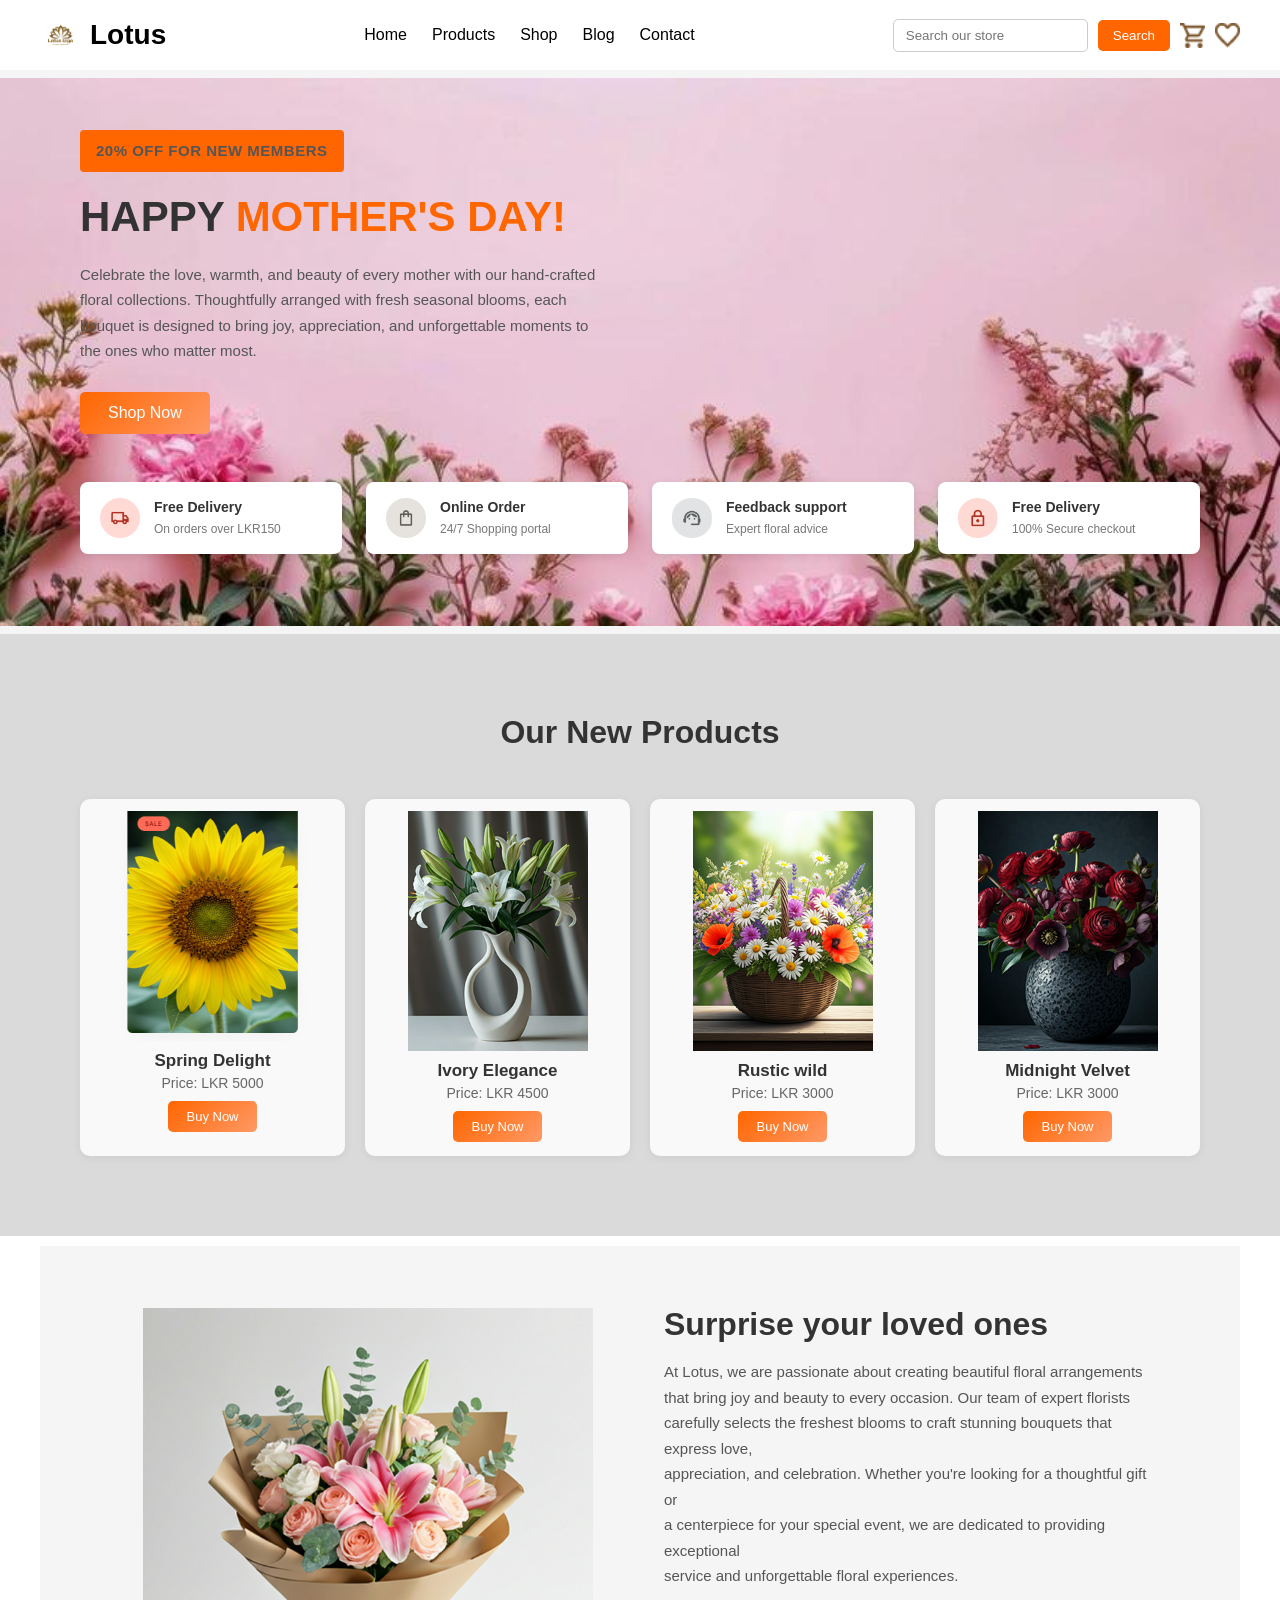
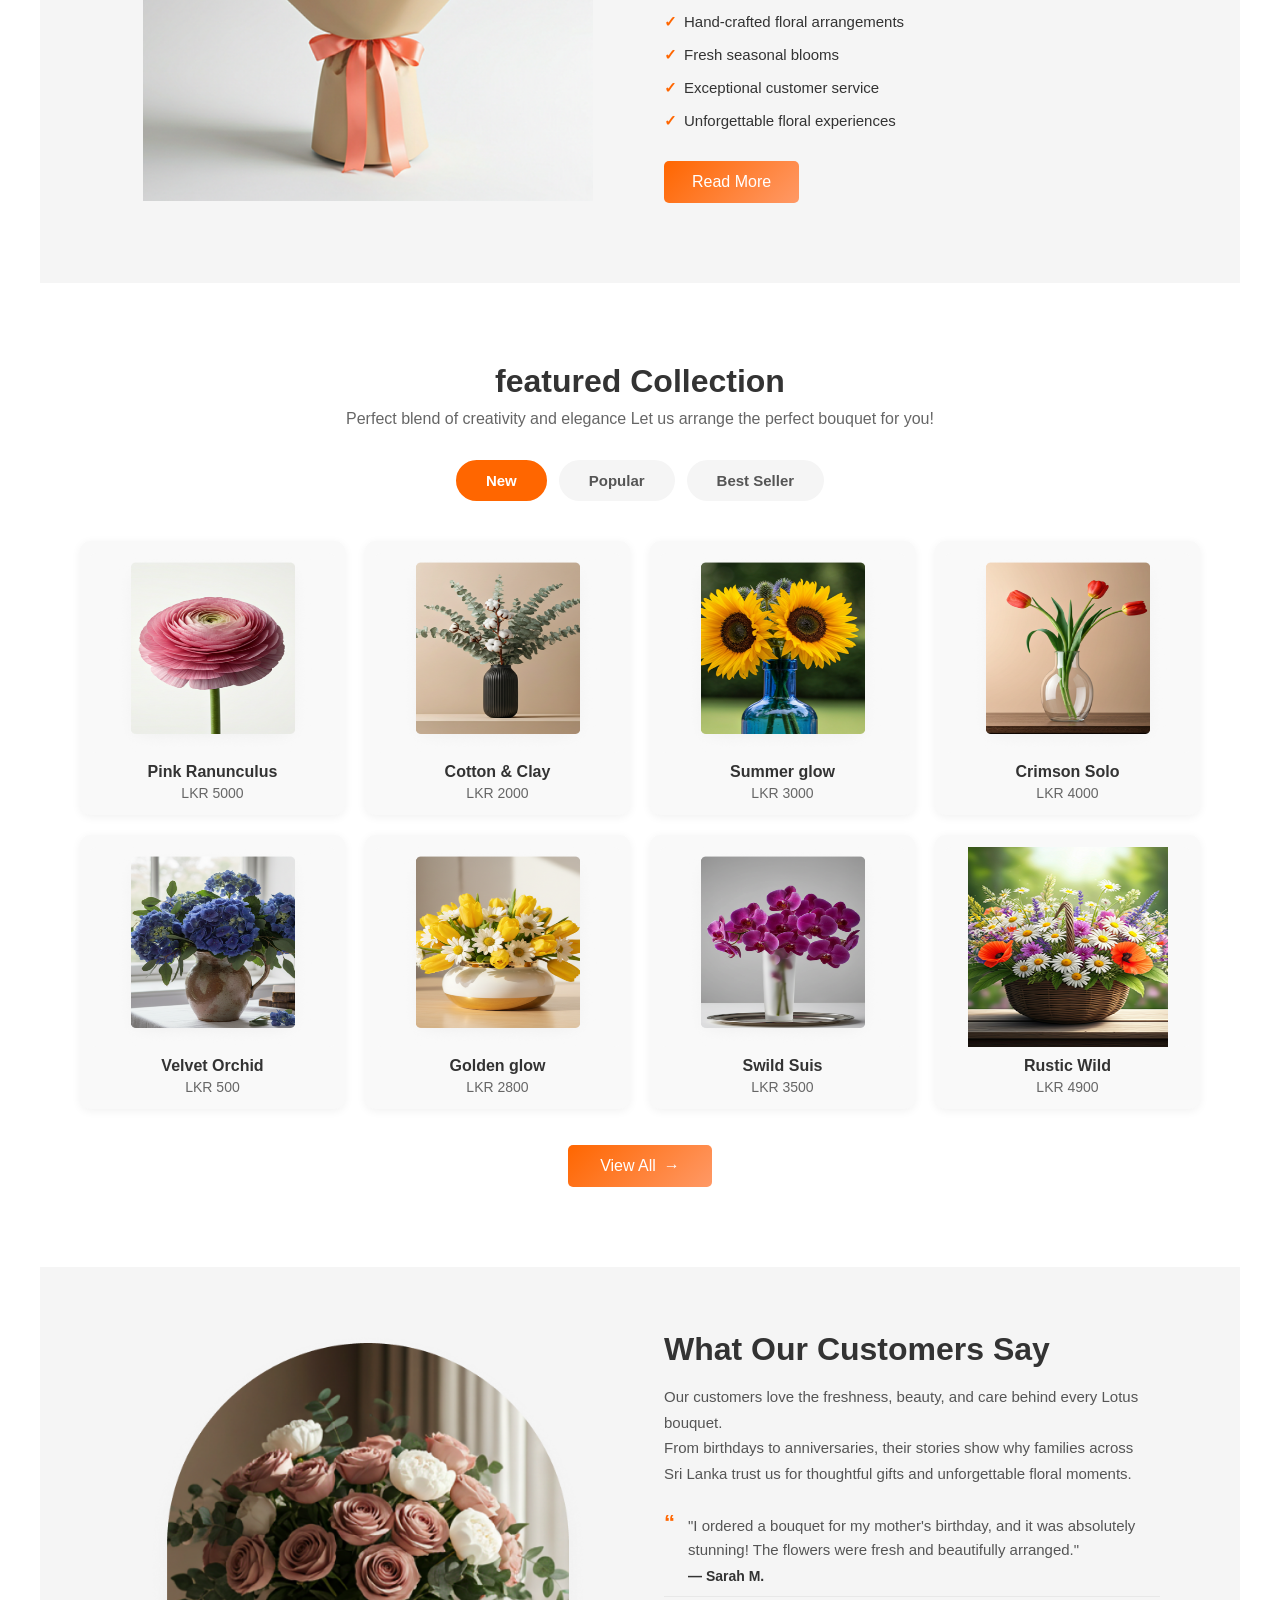
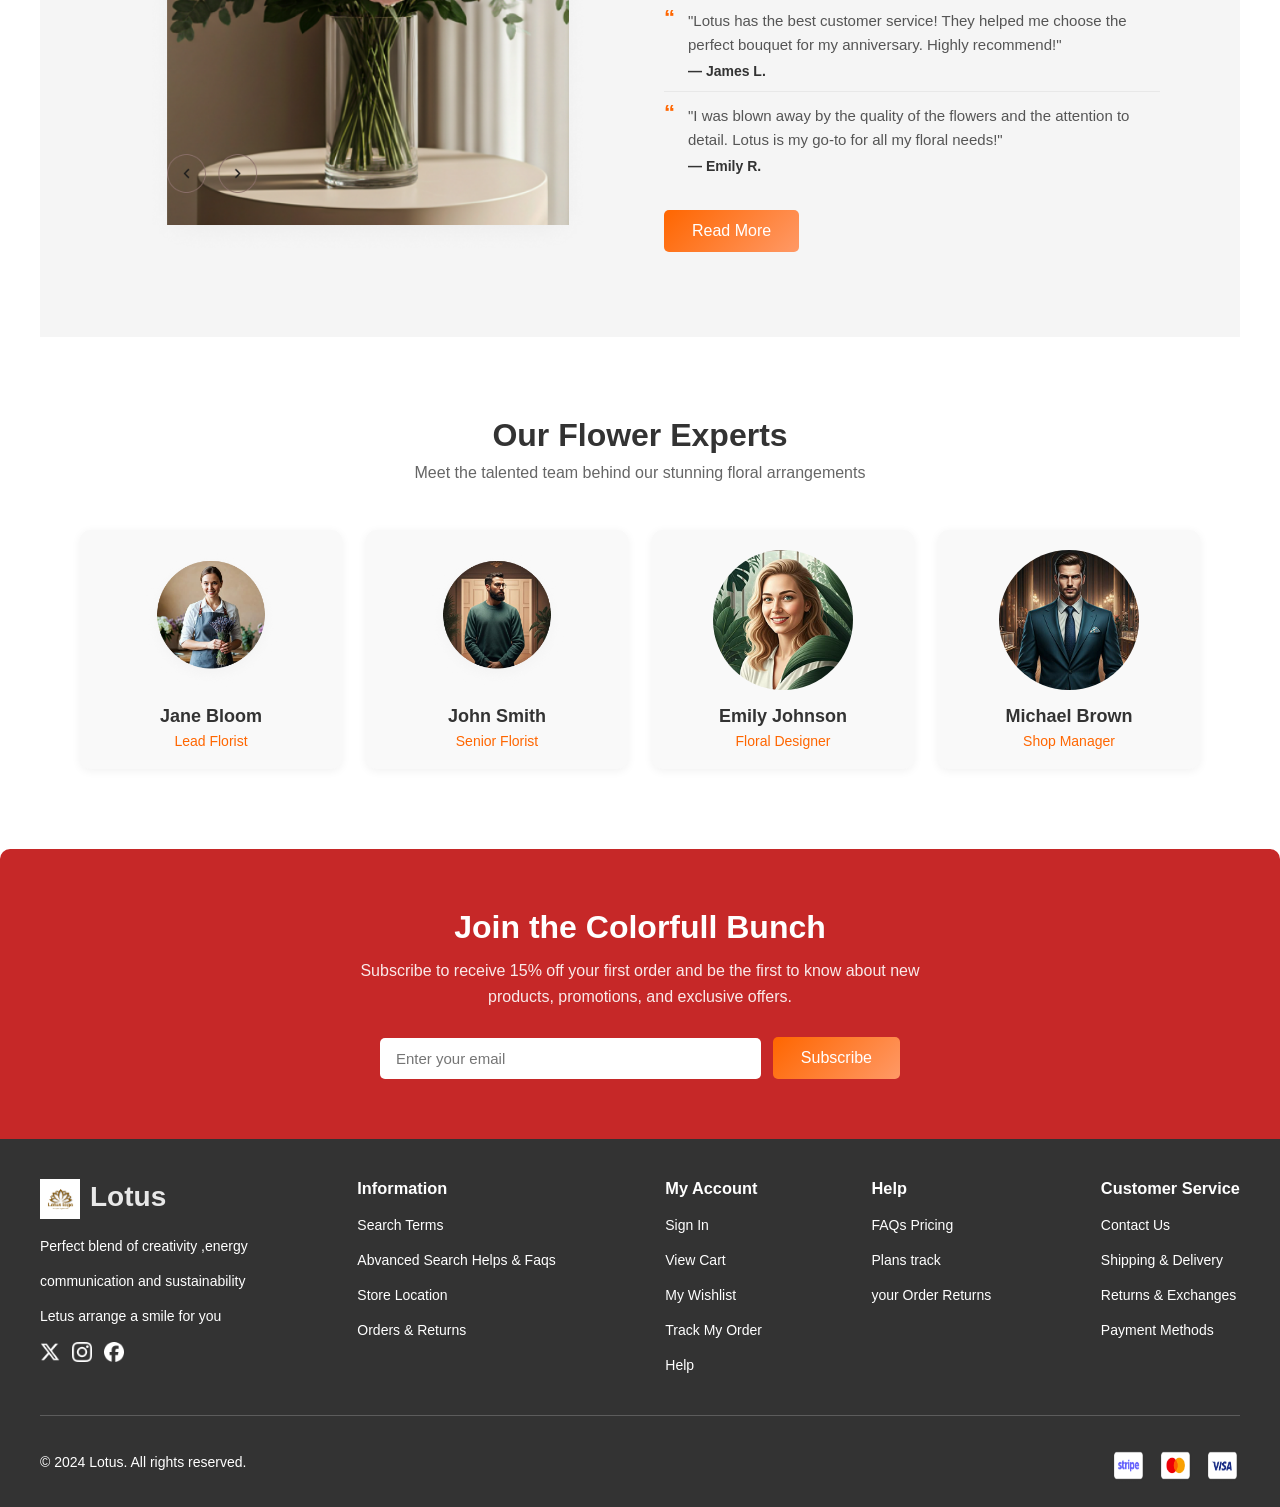
<file: index.html>
<!DOCTYPE html>
<html lang="en">
<head>
    <meta charset="UTF-8">
    <meta name="viewport" content="width=device-width, initial-scale=1.0">
    <title>Home Page</title>
    <link rel="stylesheet" href="homepage.css">
</head>
<body>
      <div class="navigation">
         <div class="logo-area">
            <img src="img/logo1.jpg" alt="Logo">
            <h1>Lotus</h1>
         </div>
         <ul class="nav-links">
            <li><a href="#home">Home</a></li>
            <li><a href="#products">Products</a></li>
            <li><a href="#shop">Shop</a></li>
            <li><a href="#blog">Blog</a></li>
            <li><a href="#contact">Contact</a></li>
         </ul>
        <div class="search">
            <input type="text" placeholder="Search our store">
            <button type="submit">Search</button>
            <div class="icons">
              <img src="img/Icon.png" alt="Search Icon">
              <img src="img/Icon1.png" alt="Cart Icon">
            </div>
       </div>
     </div>


     <div class="hero-section" id="home">
        <div class="hero-main">
          <div class="hero-content">
            <div class="off"><p>20% OFF FOR NEW MEMBERS</p></div>
            <h1>HAPPY <span>MOTHER'S DAY!</span></h1>
            <p>Celebrate the love, warmth, and beauty of every mother with our hand-crafted floral collections. Thoughtfully arranged with fresh seasonal blooms, each bouquet is designed to bring joy, appreciation, and unforgettable moments to the ones who matter most.</p>
            <button class="btn">Shop Now</button>
          </div>
        
        </div>

        <div class="hero-shape">
            <div class="shape1">
               <img src="img/shape1.png" alt="Shape 1">
               <p>Free Delivery<br><span>On orders over LKR150</span></p>
            </div>
            <div class="shape1">
               <img src="img/shape2.png" alt="Shape 1">
               <p>Online Order<br><span>24/7 Shopping portal</span></p>
            </div>
            <div class="shape1">
               <img src="img/shape3.png" alt="Shape 1">
               <p>Feedback support<br><span>Expert floral advice</span></p>
            </div>
            <div class="shape1">
               <img src="img/shape4.png" alt="Shape 1">
               <p>Free Delivery<br><span>100% Secure checkout</span></p>
            </div>
         </div>
      </div>



      <section class="products-section" id="products">
         <h2 class="products-heading">Our New Products</h2>
         <div class="products-container">
            <div class="product-card">
               <div class="product-img-wrap">
                  <img src="img/product1.png" alt="Product 1" class="product-img-boost">
               </div>
               <h3>Spring Delight</h3>
               <p>Price: LKR 5000</p>
               <button class="btn">Buy Now</button>
            </div>
            <div class="product-card">
               <div class="product-img-wrap">
                  <img src="img/Product 2.png" alt="Product 2">
               </div>
               <h3>Ivory Elegance</h3>
               <p>Price: LKR 4500</p>
               <button class="btn">Buy Now</button>
            </div>
            <div class="product-card">
               <div class="product-img-wrap">
                  <img src="img/Product 3.png" alt="Product 3">
               </div>
               <h3>Rustic wild</h3>
               <p>Price: LKR 3000</p>
               <button class="btn">Buy Now</button>
            </div>

            <div class="product-card">
               <div class="product-img-wrap">
                  <img src="img/Product 4.png" alt="Product 4">
               </div>
               <h3>Midnight Velvet</h3>
               <p>Price: LKR 3000</p>
               <button class="btn">Buy Now</button>
            </div>
         </div>
      </section>


      <section class="promotion-section" id="blog">
         <div class="promotion-img">
            <img src="img/Valentine Bloom.png" alt="Promotion Image">
         </div>
         <div class="promotion-content">
            <h2>Surprise your loved ones</h2>
            <p>At Lotus, we are passionate about creating beautiful floral arrangements<br>
                that bring joy and beauty to every occasion. Our team of expert florists<br>
                 carefully selects the freshest blooms to craft stunning bouquets that express love,
                 <br> appreciation, and celebration. Whether you're looking for a thoughtful gift or
                 <br> a centerpiece for your special event, we are dedicated to providing exceptional <br>
                 service and unforgettable floral experiences.
            </p>

            <ul>
               <li>Hand-crafted floral arrangements</li>
               <li>Fresh seasonal blooms</li>
               <li>Exceptional customer service</li>
               <li>Unforgettable floral experiences</li>
            </ul>

            <button class="btn">Read More</button>
         </div>        
      </section>


      <section class="collection-section" id="shop">
         <h2 class="collection-heading">featured Collection</h2>
         <p class="collection-description"> Perfect blend of creativity and elegance
         Let us arrange the perfect bouquet for you!</p>
         <div class="collection-choice">
            <button type="button" class="collection-tab active" data-tab="new">New</button>
            <button type="button" class="collection-tab" data-tab="popular">Popular</button>
            <button type="button" class="collection-tab" data-tab="bestseller">Best Seller</button>
         </div>

         <div class="collection-container">
            <div class="collection-card collection-new">
               <div class="collection-img-wrap">
                  <img src="img/collection1.png" alt="Pink Ranunculus">
               </div>
               <h3>Pink Ranunculus</h3>
               <p>LKR 5000</p>
            </div>
            <div class="collection-card collection-new">
               <div class="collection-img-wrap">
                  <img src="img/collection2.png" alt="Cotton & Clay">
               </div>
               <h3>Cotton & Clay</h3>
               <p>LKR 2000</p>
            </div>
            <div class="collection-card collection-new">
               <div class="collection-img-wrap">
                  <img src="img/collection3.png" alt="Summer glow">
               </div>
               <h3>Summer glow</h3>
               <p>LKR 3000</p>
            </div>
            <div class="collection-card collection-new">
               <div class="collection-img-wrap">
                  <img src="img/collection4.png" alt="Crimson Solo">
               </div>
               <h3>Crimson Solo</h3>
               <p>LKR 4000</p>
            </div>
            <div class="collection-card collection-popular">
               <div class="collection-img-wrap">
                  <img src="img/collection5.png" alt="Velvet Orchid">
               </div>
               <h3>Velvet Orchid</h3>
               <p>LKR 500</p>
            </div>
            <div class="collection-card collection-popular">
               <div class="collection-img-wrap">
                  <img src="img/collection6.png" alt="Golden glow">
               </div>
               <h3>Golden glow</h3>
               <p>LKR 2800</p>
            </div>
            <div class="collection-card collection-popular">
               <div class="collection-img-wrap">
                  <img src="img/collection7.png" alt="Swild Suis">
               </div>
               <h3>Swild Suis</h3>
               <p>LKR 3500</p>
            </div>
            <div class="collection-card collection-bestseller">
               <div class="collection-img-wrap">
                  <img src="img/Product 3.png" alt="Rustic Wild">
               </div>
               <h3>Rustic Wild</h3>
               <p>LKR 4900</p>
            </div>
            <button class="btn view-all">View All <span class="symbol">→</span></button>
         </div>
      </section>


      <section class="testimonial-section">
         <div class="testimonial-img">
            <img src="img/Luxury Bouquet2.png" alt="Happy customer with flowers">
         </div>
         <div class="testimonial-content">
            <h2>What Our Customers Say</h2>
            <p>Our customers love the freshness, beauty, and care behind every Lotus bouquet.<br>
               From birthdays to anniversaries, their stories show why families across<br>
               Sri Lanka trust us for thoughtful gifts and unforgettable floral moments.</p>

            <ul class="testimonial-list">
               <li>
                  <span class="testimonial-quote">"I ordered a bouquet for my mother's birthday, and it was absolutely stunning! The flowers were fresh and beautifully arranged."</span>
                  <span class="testimonial-author">— Sarah M.</span>
               </li>
               <li>
                  <span class="testimonial-quote">"Lotus has the best customer service! They helped me choose the perfect bouquet for my anniversary. Highly recommend!"</span>
                  <span class="testimonial-author">— James L.</span>
               </li>
               <li>
                  <span class="testimonial-quote">"I was blown away by the quality of the flowers and the attention to detail. Lotus is my go-to for all my floral needs!"</span>
                  <span class="testimonial-author">— Emily R.</span>
               </li>
            </ul>

            <button class="btn">Read More</button>
         </div>
      </section>


      <section class="Experts-section">
         <h2 class="Experts-heading">Our Flower Experts</h2>
         <p class="Experts-description">Meet the talented team behind our stunning floral arrangements</p>
         <div class="Expert-container">
            <div class="Expert-card">
               <img src="img/Employee1.png" alt="Expert 1">
               <h3>Jane Bloom</h3>
               <p>Lead Florist</p>
            </div>
            <div class="Expert-card">
               <img src="img/Employee2.png" alt="Expert 2">
               <h3>John Smith</h3>
               <p>Senior Florist</p>
            </div>
            <div class="Expert-card">
               <img src="img/Employee3.png" alt="Expert 3">
               <h3>Emily Johnson</h3>
               <p>Floral Designer</p>
            </div>
            <div class="Expert-card">
               <img src="img/Employee4.png" alt="Expert 4">
               <h3>Michael Brown</h3>
               <p>Shop Manager</p>
            </div>
       </div>
      </section>



      <section class="newsletter-section">
         <h2 class="newsletter-heading">Join the Colorfull Bunch</h2>
         <p class="newsletter-description">Subscribe to receive 15% off your first order and be the first to know about new products, promotions, and exclusive offers.</p>
         <div class="newsletter-form">
            <input type="email" placeholder="Enter your email">
            <button class="btn">Subscribe</button>
         </div>
      </section>

      <section class="footer" id="contact">
         <div class="footer-content">
            <div class="footer-about">
               <div class="logo-area">
                 <img src="img/logo1.jpg" alt="Logo">
                  <h1 class="lotus">Lotus</h1>
               </div>
               <p>Perfect blend of creativity ,energy<br>
                  communication and sustainability<br>
                  Letus arrange a smile for you 
               </p>
               <div class="social-icons">
                  <img src="img/x1.png" alt="Facebook Icon">
                  <img src="img/inst.png" alt="Twitter Icon">
                  <img src="img/fb.png" alt="Instagram Icon">
               </div>
            </div>

            <div class="footer-inform">
               <h3>Information</h3>
               <p>Search Terms<br> Abvanced Search
                   Helps & Faqs <br>
                  Store Location<br>
                 Orders & Returns
               </p>
            </div>

            <div class="footer-account">
               <h3>My Account</h3>
               <p>Sign In<br>
                  View Cart<br>
                  My Wishlist<br>
                  Track My Order<br>
                  Help
               </p>
            </div>

            <div class="footer-help">
               <h3>Help</h3>
               <p>FAQs Pricing<br>
                  Plans track<br>
                  your Order Returns
               </p>
            </div>

            <div class="footer-service">
               <h3>Customer Service</h3>
               <p>Contact Us<br>
                  Shipping & Delivery<br>
                  Returns & Exchanges<br>
                  Payment Methods
               </p>
            </div>
         </div>

         <div class="footer-bottom">
            <p>&copy; 2024 Lotus. All rights reserved.</p>
            <div class="payments-icons">
               <img src="img/Stripe.png" alt="Stripoe">
               <img src="img/Mastercard.png" alt="Mastercard">
               <img src="img/Visa.png" alt="Visa">
            </div>
         </div>
      </section>

      
           
</body>
</html>
</file>
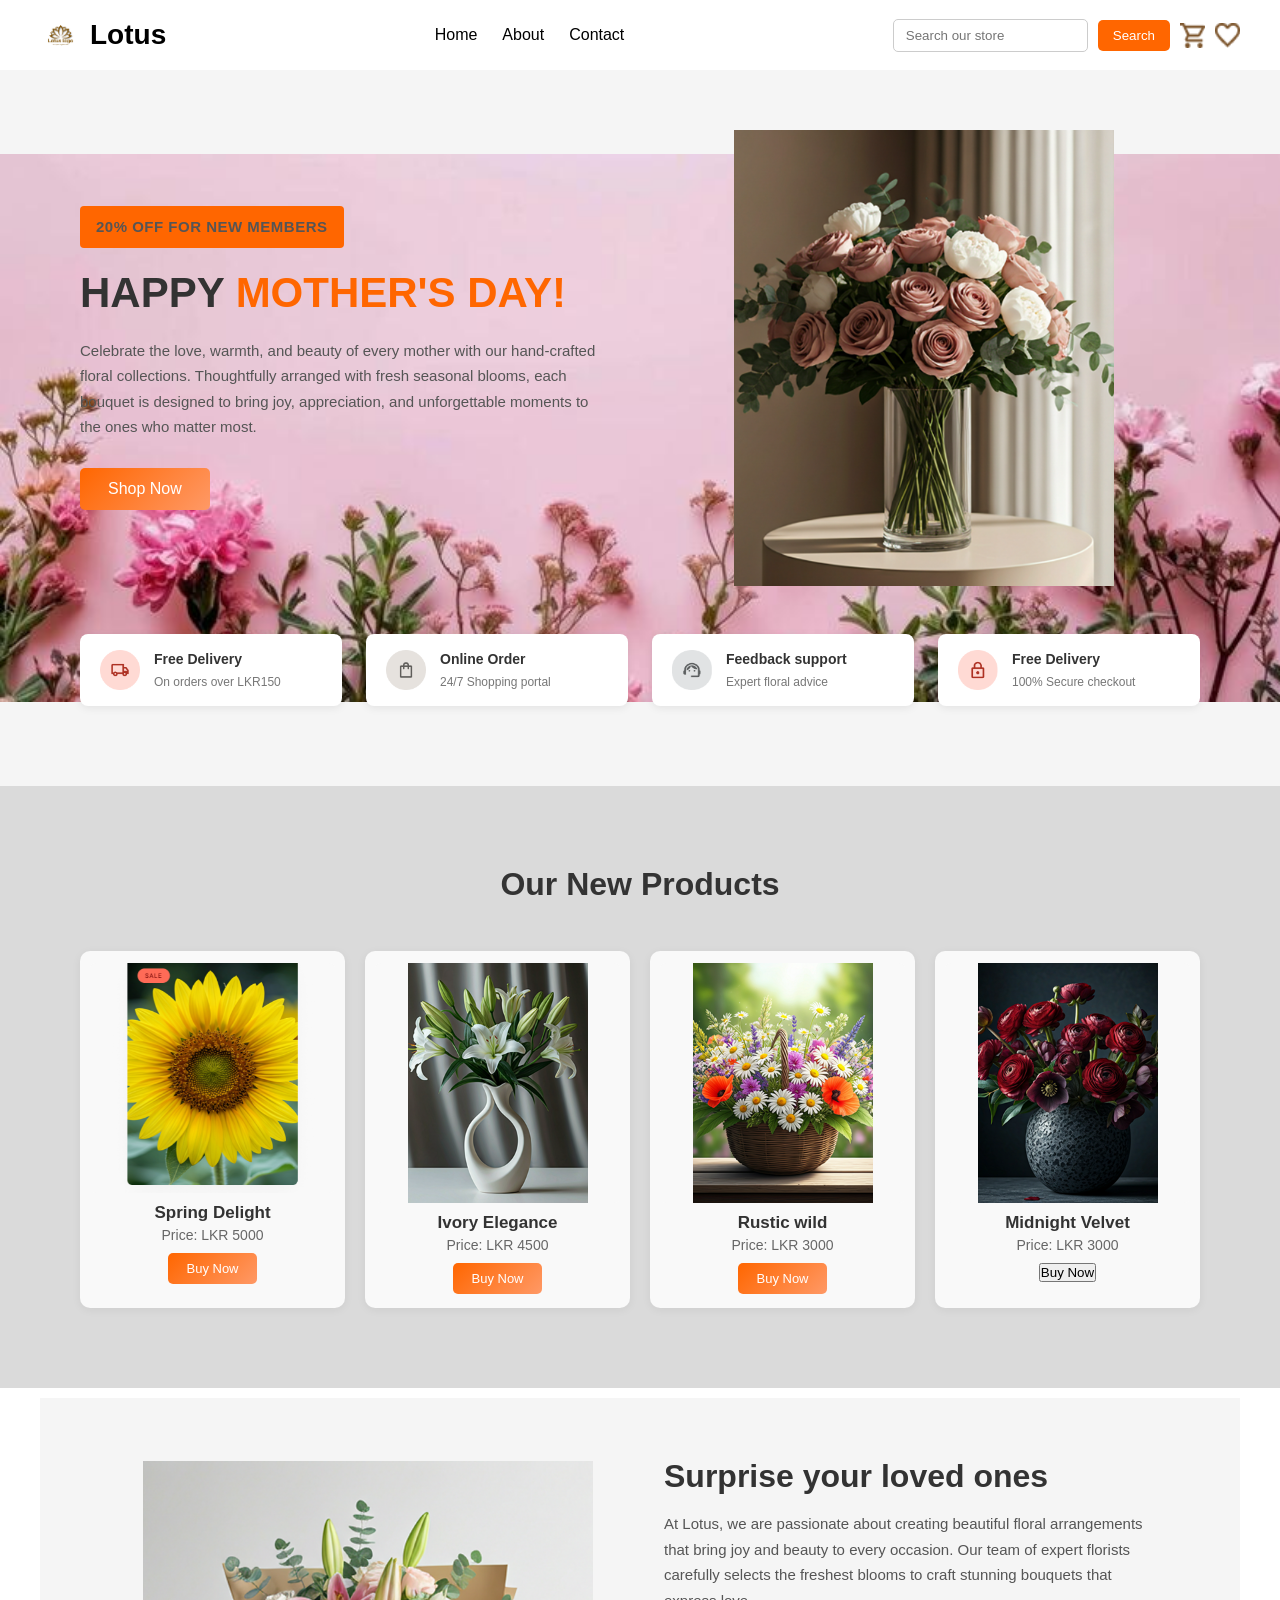
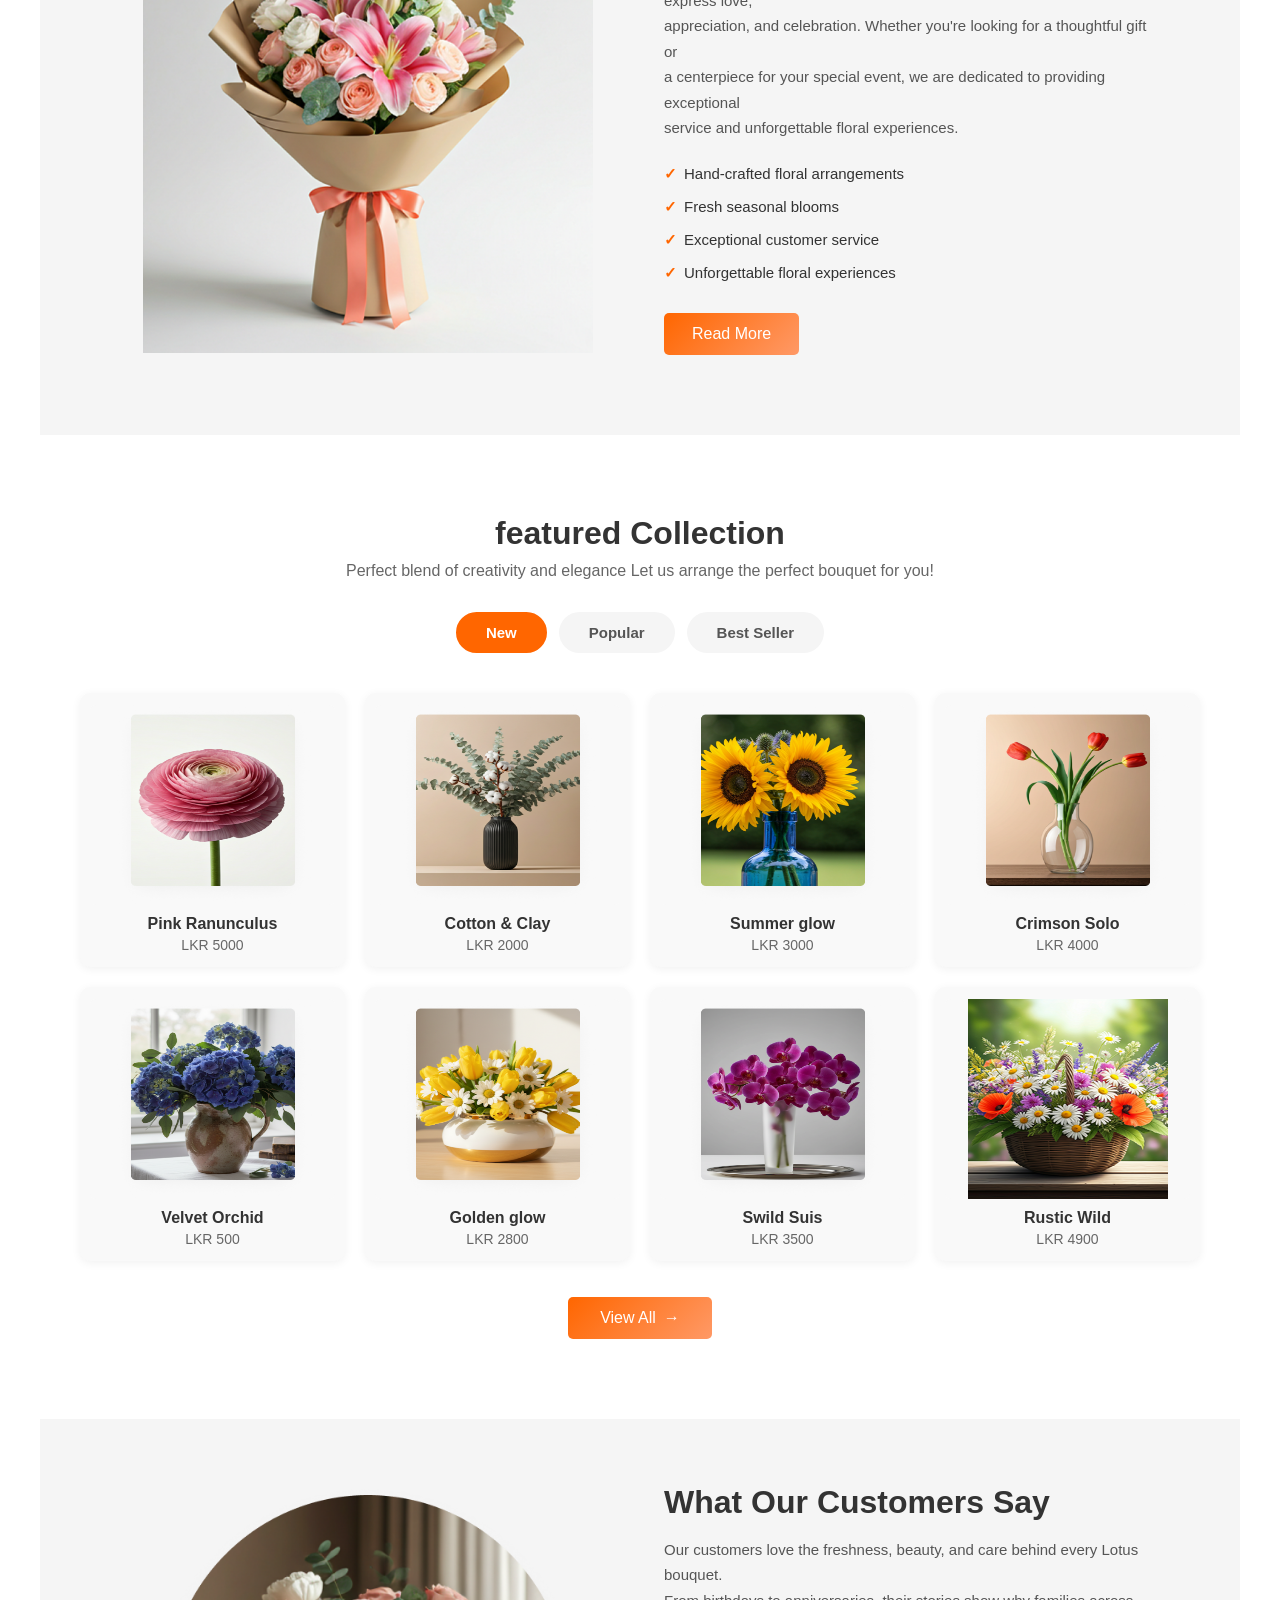
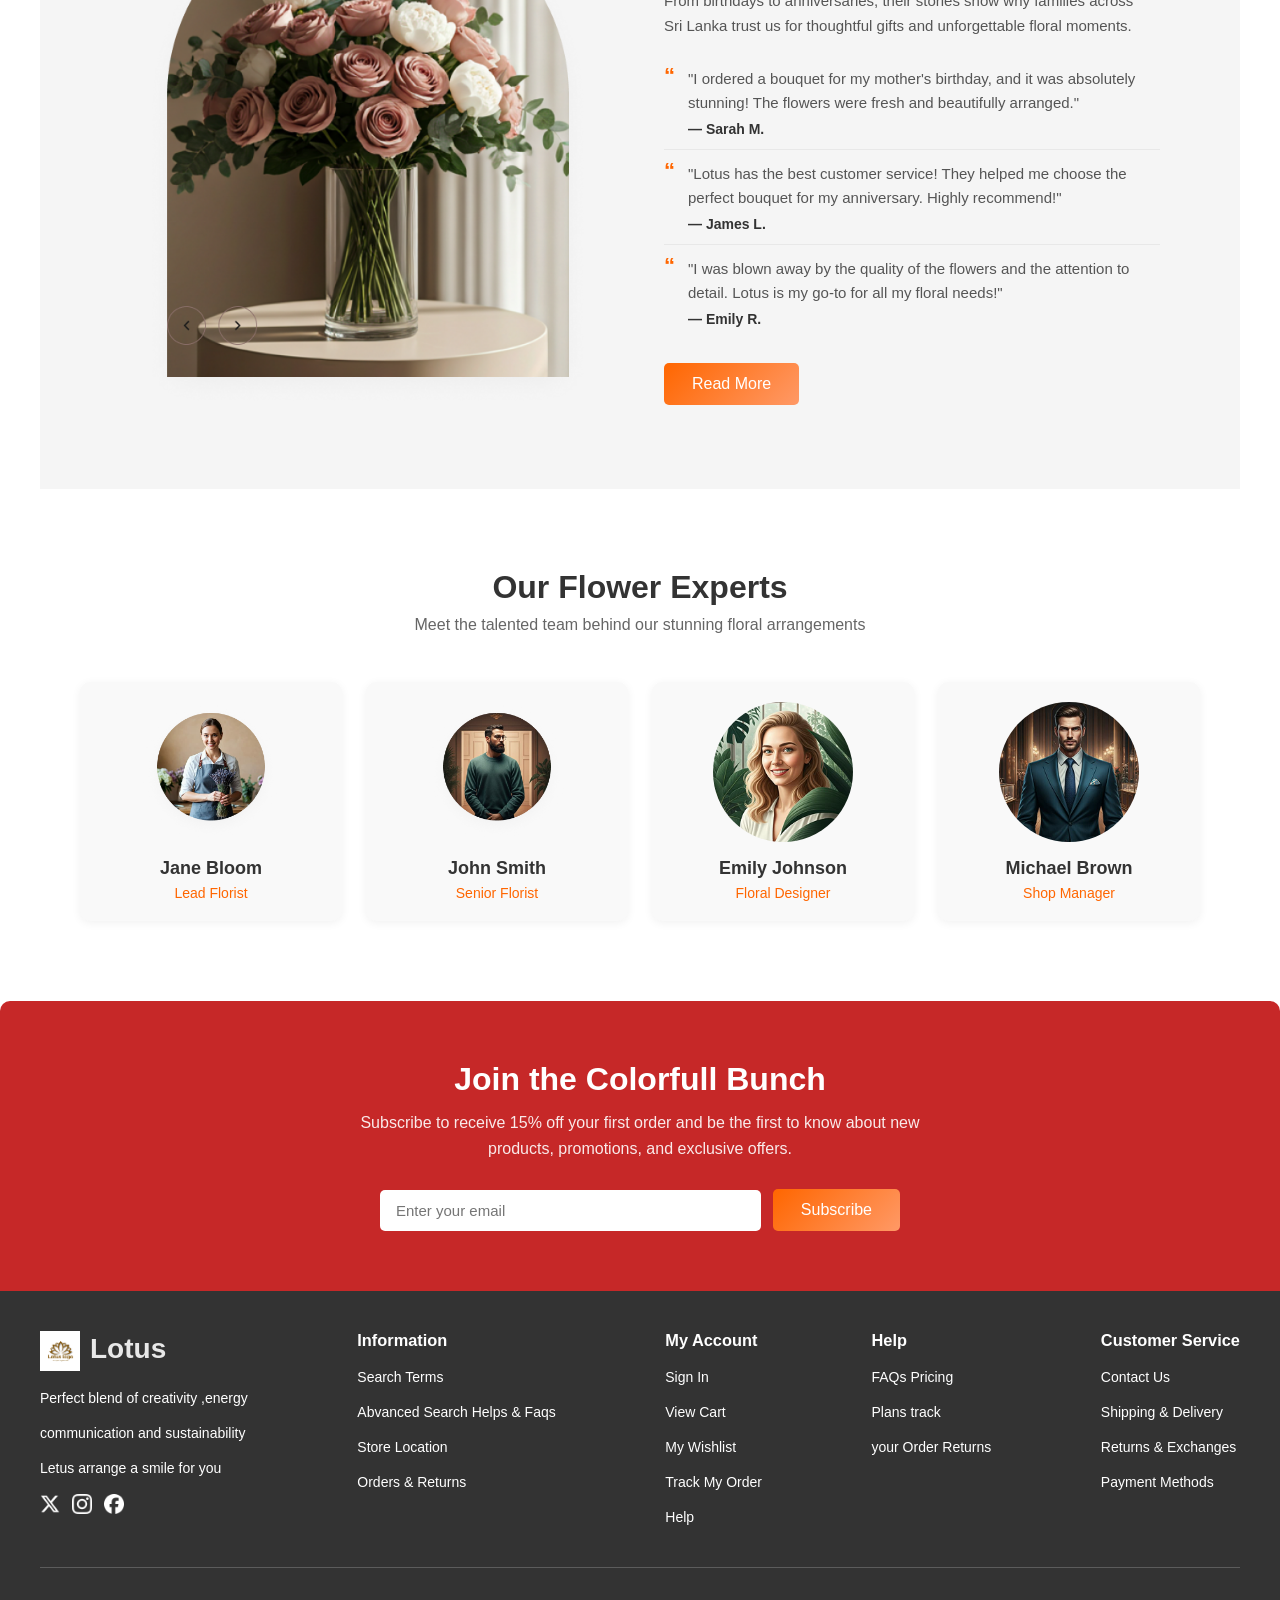
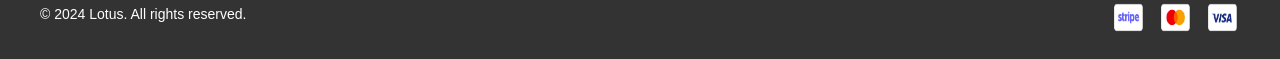
<file: homepage.html>
<!DOCTYPE html>
<html lang="en">
<head>
    <meta charset="UTF-8">
    <meta name="viewport" content="width=device-width, initial-scale=1.0">
    <title>Home Page</title>
    <link rel="stylesheet" href="homepage.css">
</head>
<body>
      <div class="navigation">
         <div class="logo-area">
            <img src="img/logo1.jpg" alt="Logo">
            <h1>Lotus</h1>
         </div>
         <ul class="nav-links">
            <li><a href="#home">Home</a></li>
            <li><a href="#about">About</a></li>
            <li><a href="#contact">Contact</a></li>
         </ul>
        <div class="search">
            <input type="text" placeholder="Search our store">
            <button type="submit">Search</button>
            <div class="icons">
              <img src="img/Icon.png" alt="Search Icon">
              <img src="img/Icon1.png" alt="Cart Icon">
            </div>
       </div>
     </div>


     <div class="hero-section">
        <div class="hero-main">
          <div class="hero-content">
            <div class="off"><p>20% OFF FOR NEW MEMBERS</p></div>
            <h1>HAPPY <span>MOTHER'S DAY!</span></h1>
            <p>Celebrate the love, warmth, and beauty of every mother with our hand-crafted floral collections. Thoughtfully arranged with fresh seasonal blooms, each bouquet is designed to bring joy, appreciation, and unforgettable moments to the ones who matter most.</p>
            <button class="btn">Shop Now</button>
          </div>
          <div class="hero-img">
            <img src="img/Luxury Bouquet.png" alt="Hero Image">
          </div>
        </div>

        <div class="hero-shape">
            <div class="shape1">
               <img src="img/shape1.png" alt="Shape 1">
               <p>Free Delivery<br><span>On orders over LKR150</span></p>
            </div>
            <div class="shape1">
               <img src="img/shape2.png" alt="Shape 1">
               <p>Online Order<br><span>24/7 Shopping portal</span></p>
            </div>
            <div class="shape1">
               <img src="img/shape3.png" alt="Shape 1">
               <p>Feedback support<br><span>Expert floral advice</span></p>
            </div>
            <div class="shape1">
               <img src="img/shape4.png" alt="Shape 1">
               <p>Free Delivery<br><span>100% Secure checkout</span></p>
            </div>
         </div>
      </div>



      <section class="products-section">
         <h2 class="products-heading">Our New Products</h2>
         <div class="products-container">
            <div class="product-card">
               <div class="product-img-wrap">
                  <img src="img/product1.png" alt="Product 1" class="product-img-boost">
               </div>
               <h3>Spring Delight</h3>
               <p>Price: LKR 5000</p>
               <button class="btn">Buy Now</button>
            </div>
            <div class="product-card">
               <div class="product-img-wrap">
                  <img src="img/Product 2.png" alt="Product 2">
               </div>
               <h3>Ivory Elegance</h3>
               <p>Price: LKR 4500</p>
               <button class="btn">Buy Now</button>
            </div>
            <div class="product-card">
               <div class="product-img-wrap">
                  <img src="img/Product 3.png" alt="Product 3">
               </div>
               <h3>Rustic wild</h3>
               <p>Price: LKR 3000</p>
               <button class="btn">Buy Now</button>
            </div>

            <div class="product-card">
               <div class="product-img-wrap">
                  <img src="img/Product 4.png" alt="Product 4">
               </div>
               <h3>Midnight Velvet</h3>
               <p>Price: LKR 3000</p>
               <button class="btns">Buy Now</button>
            </div>
         </div>
      </section>


      <section class="promotion-section">
         <div class="promotion-img">
            <img src="img/Valentine Bloom.png" alt="Promotion Image">
         </div>
         <div class="promotion-content">
            <h2>Surprise your loved ones</h2>
            <p>At Lotus, we are passionate about creating beautiful floral arrangements<br>
                that bring joy and beauty to every occasion. Our team of expert florists<br>
                 carefully selects the freshest blooms to craft stunning bouquets that express love,
                 <br> appreciation, and celebration. Whether you're looking for a thoughtful gift or
                 <br> a centerpiece for your special event, we are dedicated to providing exceptional <br>
                 service and unforgettable floral experiences.
            </p>

            <ul>
               <li>Hand-crafted floral arrangements</li>
               <li>Fresh seasonal blooms</li>
               <li>Exceptional customer service</li>
               <li>Unforgettable floral experiences</li>
            </ul>

            <button class="btn">Read More</button>
         </div>        
      </section>


      <section class="collection-section">
         <h2 class="collection-heading">featured Collection</h2>
         <p class="collection-description"> Perfect blend of creativity and elegance
         Let us arrange the perfect bouquet for you!</p>
         <div class="collection-choice">
            <button type="button" class="collection-tab active" data-tab="new">New</button>
            <button type="button" class="collection-tab" data-tab="popular">Popular</button>
            <button type="button" class="collection-tab" data-tab="bestseller">Best Seller</button>
         </div>

         <div class="collection-container">
            <div class="collection-card collection-new">
               <div class="collection-img-wrap">
                  <img src="img/collection1.png" alt="Pink Ranunculus">
               </div>
               <h3>Pink Ranunculus</h3>
               <p>LKR 5000</p>
            </div>
            <div class="collection-card collection-new">
               <div class="collection-img-wrap">
                  <img src="img/collection2.png" alt="Cotton & Clay">
               </div>
               <h3>Cotton & Clay</h3>
               <p>LKR 2000</p>
            </div>
            <div class="collection-card collection-new">
               <div class="collection-img-wrap">
                  <img src="img/collection3.png" alt="Summer glow">
               </div>
               <h3>Summer glow</h3>
               <p>LKR 3000</p>
            </div>
            <div class="collection-card collection-new">
               <div class="collection-img-wrap">
                  <img src="img/collection4.png" alt="Crimson Solo">
               </div>
               <h3>Crimson Solo</h3>
               <p>LKR 4000</p>
            </div>
            <div class="collection-card collection-popular">
               <div class="collection-img-wrap">
                  <img src="img/collection5.png" alt="Velvet Orchid">
               </div>
               <h3>Velvet Orchid</h3>
               <p>LKR 500</p>
            </div>
            <div class="collection-card collection-popular">
               <div class="collection-img-wrap">
                  <img src="img/collection6.png" alt="Golden glow">
               </div>
               <h3>Golden glow</h3>
               <p>LKR 2800</p>
            </div>
            <div class="collection-card collection-popular">
               <div class="collection-img-wrap">
                  <img src="img/collection7.png" alt="Swild Suis">
               </div>
               <h3>Swild Suis</h3>
               <p>LKR 3500</p>
            </div>
            <div class="collection-card collection-bestseller">
               <div class="collection-img-wrap">
                  <img src="img/Product 3.png" alt="Rustic Wild">
               </div>
               <h3>Rustic Wild</h3>
               <p>LKR 4900</p>
            </div>
            <button class="btn view-all">View All <span class="symbol">→</span></button>
         </div>
      </section>


      <section class="testimonial-section">
         <div class="testimonial-img">
            <img src="img/Luxury Bouquet2.png" alt="Happy customer with flowers">
         </div>
         <div class="testimonial-content">
            <h2>What Our Customers Say</h2>
            <p>Our customers love the freshness, beauty, and care behind every Lotus bouquet.<br>
               From birthdays to anniversaries, their stories show why families across<br>
               Sri Lanka trust us for thoughtful gifts and unforgettable floral moments.</p>

            <ul class="testimonial-list">
               <li>
                  <span class="testimonial-quote">"I ordered a bouquet for my mother's birthday, and it was absolutely stunning! The flowers were fresh and beautifully arranged."</span>
                  <span class="testimonial-author">— Sarah M.</span>
               </li>
               <li>
                  <span class="testimonial-quote">"Lotus has the best customer service! They helped me choose the perfect bouquet for my anniversary. Highly recommend!"</span>
                  <span class="testimonial-author">— James L.</span>
               </li>
               <li>
                  <span class="testimonial-quote">"I was blown away by the quality of the flowers and the attention to detail. Lotus is my go-to for all my floral needs!"</span>
                  <span class="testimonial-author">— Emily R.</span>
               </li>
            </ul>

            <button class="btn">Read More</button>
         </div>
      </section>


      <section class="Experts-section">
         <h2 class="Experts-heading">Our Flower Experts</h2>
         <p class="Experts-description">Meet the talented team behind our stunning floral arrangements</p>
         <div class="Expert-container">
            <div class="Expert-card">
               <img src="img/Employee1.png" alt="Expert 1">
               <h3>Jane Bloom</h3>
               <p>Lead Florist</p>
            </div>
            <div class="Expert-card">
               <img src="img/Employee2.png" alt="Expert 2">
               <h3>John Smith</h3>
               <p>Senior Florist</p>
            </div>
            <div class="Expert-card">
               <img src="img/Employee3.png" alt="Expert 3">
               <h3>Emily Johnson</h3>
               <p>Floral Designer</p>
            </div>
            <div class="Expert-card">
               <img src="img/Employee4.png" alt="Expert 4">
               <h3>Michael Brown</h3>
               <p>Shop Manager</p>
            </div>
       </div>
      </section>



      <section class="newsletter-section">
         <h2 class="newsletter-heading">Join the Colorfull Bunch</h2>
         <p class="newsletter-description">Subscribe to receive 15% off your first order and be the first to know about new products, promotions, and exclusive offers.</p>
         <div class="newsletter-form">
            <input type="email" placeholder="Enter your email">
            <button class="btn">Subscribe</button>
         </div>
      </section>

      <section class="footer">
         <div class="footer-content">
            <div class="footer-about">
               <div class="logo-area">
                 <img src="img/logo1.jpg" alt="Logo">
                  <h1 class="lotus">Lotus</h1>
               </div>
               <p>Perfect blend of creativity ,energy<br>
                  communication and sustainability<br>
                  Letus arrange a smile for you 
               </p>
               <div class="social-icons">
                  <img src="img/x1.png" alt="Facebook Icon">
                  <img src="img/inst.png" alt="Twitter Icon">
                  <img src="img/fb.png" alt="Instagram Icon">
               </div>
            </div>

            <div class="footer-inform">
               <h3>Information</h3>
               <p>Search Terms<br> Abvanced Search
                   Helps & Faqs <br>
                  Store Location<br>
                 Orders & Returns
               </p>
            </div>

            <div class="footer-account">
               <h3>My Account</h3>
               <p>Sign In<br>
                  View Cart<br>
                  My Wishlist<br>
                  Track My Order<br>
                  Help
               </p>
            </div>

            <div class="footer-help">
               <h3>Help</h3>
               <p>FAQs Pricing<br>
                  Plans track<br>
                  your Order Returns
               </p>
            </div>

            <div class="footer-service">
               <h3>Customer Service</h3>
               <p>Contact Us<br>
                  Shipping & Delivery<br>
                  Returns & Exchanges<br>
                  Payment Methods
               </p>
            </div>
         </div>

         <div class="footer-bottom">
            <p>&copy; 2024 Lotus. All rights reserved.</p>
            <div class="payments-icons">
               <img src="img/Stripe.png" alt="Stripoe">
               <img src="img/Mastercard.png" alt="Mastercard">
               <img src="img/Visa.png" alt="Visa">
            </div>
         </div>
      </section>

      
           
</body>
</html>
</file>
<file: homepage.css>
*{
    margin: 0;
    padding: 0;
    box-sizing: border-box;
    font-family: Arial, sans-serif;
}

html{
    scroll-behavior: smooth;
}

[id]{
    scroll-margin-top: 20px;
}

.navigation{
    display: flex;
    justify-content: space-between;
    align-items: center;
    padding: 15px 40px;
    background-color: #ffffff;
    box-shadow: 0 2px 5px rgba(0,0,0,0.1);
}

.logo-area{
    display: flex;
    align-items: center;
    gap: 10px;
}

.logo-area img{
    width: 40px;
    height: 40px;
}

.logo-area h1{
    font-size: 28px;
    color: #000;
}

.nav-links{
    display: flex;
    gap: 25px;
    list-style: none;
}

.nav-links a{
    text-decoration: none;
    color: #000;
    font-size: 16px;
    transition: 0.3s;
}

.nav-links a:hover{
    color: #ff6600;
}

.search{
    display: flex;
    align-items: center;
    gap: 10px;
}

.search input{
    padding: 8px 12px;
    border: 1px solid #ccc;
    border-radius: 5px;
}

.search button{
    padding: 8px 15px;
    border: none;
    background-color: #ff6600;
    color: white;
    border-radius: 5px;
    cursor: pointer;
}

.search button:hover{
    background-color: #e65c00;
}

.icons{
    display: flex;
    gap: 10px;
}

.icons img{
    width: 25px;
    height: 25px;
    cursor: pointer;
}

.hero-section{
    display: flex;
    flex-direction: column;
    align-items: center;
    gap: 48px;
    padding: 60px 80px 80px;
    background-color: #f5f5f5;
    background-image: url('img/bg2.jpg');
    background-size: 100%;
    background-position: center;
    background-repeat: no-repeat;
}

.hero-main{
    display: flex;
    align-items: center;
    justify-content: space-between;
    gap: 48px;
    width: 100%;
    max-width: 1200px;
}

.hero-content{
    flex: 1;
    display: flex;
    flex-direction: column;
    align-items: flex-start;
    gap: 20px;
    max-width: 520px;
}

.off{
    background-color: #ff6600;
    color: #fff;
    padding: 8px 16px;
    border-radius: 4px;
    font-size: 12px;
    font-weight: bold;
    letter-spacing: 0.5px;
}

.off p{
    margin: 0;
}

.hero-content h1{
    font-size: 42px;
    line-height: 1.2;
    color: #333;
    margin: 0;
}

.hero-content p{
    font-size: 15px;
    line-height: 1.7;
    color: #555;
    margin: 0;
}

.hero-content span{
    color: #ff6600;
}

.btn{
    padding: 12px 28px;
    background: linear-gradient(135deg, #ff6600, #ff9966);
    color: white;
    border-radius: 5px;
    border: none;
    cursor: pointer;
    font-size: 16px;
    transition: 0.3s ease;
    margin-top: 8px;
}

.btn:hover{
    background: linear-gradient(135deg, #e65c00, #ff7f50);
    transform: translateY(-2px);
}

.hero-img{
    flex: 1;
    display: flex;
    justify-content: center;
    align-items: center;
}

.hero-img img{
    width: 100%;
    max-width: 380px;
    height: auto;
}

.hero-shape{
    display: flex;
    justify-content: space-between;
    align-items: stretch;
    gap: 24px;
    width: 100%;
    max-width: 1200px;
}

.shape1{
    flex: 1;
    display: flex;
    align-items: center;
    gap: 14px;
    background-color: #fff;
    padding: 16px 20px;
    border-radius: 8px;
    box-shadow: 0 2px 8px rgba(0, 0, 0, 0.08);
}

.shape1 img{
    width: 40px;
    height: 40px;
    flex-shrink: 0;
}

.shape1 p{
    font-size: 14px;
    font-weight: bold;
    color: #333;
    line-height: 1.4;
    margin: 0;
}

.shape1 span{
    display: block;
    font-size: 12px;
    font-weight: normal;
    color: #777;
    margin-top: 4px;
}

.products-section{
    display: flex;
    flex-direction: column;
    align-items: center;
    padding: 80px;
    background-color: #dadada;
    margin-bottom: 10px;
}

.products-heading{
    text-align: center;
    font-size: 32px;
    color: #333;
    margin-bottom: 48px;
    width: 100%;
    max-width: 1200px;
}

.products-container{
    display: grid;
    grid-template-columns: repeat(4, 1fr);
    gap: 20px;
    width: 100%;
    max-width: 1200px;
}

.product-card{
    display: flex;
    flex-direction: column;
    align-items: center;
    text-align: center;
    background-color: #f9f9f9;
    border-radius: 10px;
    padding: 12px 10px 14px;
    box-shadow: 0 2px 10px rgba(0, 0, 0, 0.06);
    transition: transform 0.3s ease, box-shadow 0.3s ease;
}

.product-card:hover{
    transform: translateY(-4px);
    box-shadow: 0 6px 20px rgba(0, 0, 0, 0.1);
}

.product-img-wrap{
    width: 100%;
    height: 240px;
    display: flex;
    align-items: center;
    justify-content: center;
    margin-bottom: 10px;
    overflow: hidden;
    background-color: #f9f9f9;
    border-radius: 6px;
}

.product-img-wrap img{
    width: 100%;
    height: 100%;
    object-fit: contain;
    object-position: center;
}

/* Enlarge the very first product: slightly bigger container and boosted image */
.products-container .product-card:first-child .product-img-wrap{
    height: 230px; /* increase container height for the first product */
}

.product-img-boost{
    transform: scale(1.15);
    transition: transform 0.3s ease;
    will-change: transform;
}



.product-card h3{
    font-size: 17px;
    color: #333;
    margin-bottom: 4px;
}

.product-card p{
    font-size: 14px;
    color: #666;
    margin-bottom: 10px;
}

.product-card .btn{
    margin-top: 0;
    padding: 8px 18px;
    font-size: 13px;
}

.promotion-section{
    display: flex;
    flex-direction: row;
    align-items: center;
    justify-content: space-between;
    gap: 48px;
    padding: 60px 80px 80px;
    background-color: #f5f5f5;
    max-width: 1200px;
    margin: 0 auto;
}

.promotion-img{
    flex: 1;
    display: flex;
    justify-content: center;
    align-items: center;
}

.promotion-img img{
    width: 100%;
    max-width: 450px;
    height: auto;
}

.promotion-content{
    flex: 1;
    display: flex;
    flex-direction: column;
    align-items: flex-start;
    gap: 16px;
    max-width: 520px;
}

.promotion-content h2{
    font-size: 32px;
    color: #333;
    margin: 0;
}

.promotion-content p{
    font-size: 15px;
    line-height: 1.7;
    color: #555;
    margin: 0;
}

.promotion-content ul{
    list-style: none;
    padding: 0;
    margin: 0;
}

.promotion-content ul li{
    font-size: 15px;
    color: #333;
    padding: 8px 0;
    padding-left: 20px;
    position: relative;
}

.promotion-content ul li::before{
    content: "✓";
    position: absolute;
    left: 0;
    color: #ff6600;
    font-weight: bold;
}

.collection-section{
    display: flex;
    flex-direction: column;
    align-items: center;
    padding: 80px;
    background-color: #fff;
}

.collection-heading{
    text-align: center;
    font-size: 32px;
    color: #333;
    margin-bottom: 10px;
}

.collection-description{
    text-align: center;
    font-size: 16px;
    color: #666;
    margin-bottom: 32px;
    max-width: 600px;
}

.collection-choice{
    display: flex;
    justify-content: center;
    align-items: center;
    gap: 12px;
    margin-bottom: 40px;
    flex-wrap: wrap;
}

.collection-tab{
    padding: 10px 28px;
    font-size: 15px;
    font-weight: 600;
    color: #555;
    background-color: #f5f5f5;
    border: 2px solid transparent;
    border-radius: 30px;
    cursor: pointer;
    transition: color 0.3s ease, background-color 0.3s ease, border-color 0.3s ease;
}

.collection-tab:hover{
    color: #ff6600;
}

.collection-tab.active{
    color: #fff;
    background-color: #ff6600;
    border-color: #ff6600;
}

.collection-container{
    display: grid;
    grid-template-columns: repeat(4, 1fr);
    gap: 20px;
    width: 100%;
    max-width: 1200px;
}

.collection-container .view-all{
    grid-column: 1 / -1;
    justify-self: center;
    margin-top: 16px;
    padding: 12px 32px;
    display: inline-flex;
    align-items: center;
    gap: 8px;
}

.view-all .symbol{
    display: inline-block;
    transition: transform 0.2s ease;
    font-weight: 700;
}

.view-all:hover .symbol{
    transform: translateX(6px);
}

.collection-card{
    display: flex;
    flex-direction: column;
    align-items: center;
    text-align: center;
    background-color: #f9f9f9;
    border-radius: 10px;
    padding: 12px 10px 14px;
    box-shadow: 0 2px 10px rgba(0, 0, 0, 0.06);
    transition: transform 0.3s ease, box-shadow 0.3s ease;
}

.collection-card:hover{
    transform: translateY(-4px);
    box-shadow: 0 6px 20px rgba(0, 0, 0, 0.1);
}

.collection-img-wrap{
    width: 100%;
    height: 200px;
    display: flex;
    align-items: center;
    justify-content: center;
    margin-bottom: 10px;
    overflow: hidden;
    background-color: #f9f9f9;
    border-radius: 6px;
}

.collection-img-wrap img{
    width: 100%;
    max-width: 200px;
    height: 200px;
    object-position: center;
}

.collection-card h3{
    font-size: 16px;
    color: #333;
    margin-bottom: 4px;
}

.collection-card p{
    font-size: 14px;
    color: #666;
    margin: 0;
}

.testimonial-section{
    display: flex;
    flex-direction: row;
    align-items: center;
    justify-content: space-between;
    gap: 48px;
    padding: 60px 80px 80px;
    background-color: #f5f5f5;
    max-width: 1200px;
    margin: 0 auto;
}

.testimonial-img{
    flex: 1;
    display: flex;
    justify-content: center;
    align-items: center;
}

.testimonial-img img{
    width: 100%;
    max-width: 450px;
    height: auto;
}

.testimonial-content{
    flex: 1;
    display: flex;
    flex-direction: column;
    align-items: flex-start;
    gap: 16px;
    max-width: 520px;
}

.testimonial-content h2{
    font-size: 32px;
    color: #333;
    margin: 0;
}

.testimonial-content > p{
    font-size: 15px;
    line-height: 1.7;
    color: #555;
    margin: 0;
}

.testimonial-list{
    list-style: none;
    padding: 0;
    margin: 0;
    width: 100%;
}

.testimonial-list li{
    display: flex;
    flex-direction: column;
    gap: 6px;
    font-size: 15px;
    color: #333;
    padding: 12px 0 12px 24px;
    position: relative;
    border-bottom: 1px solid #e8e8e8;
}

.testimonial-list li:last-child{
    border-bottom: none;
}

.testimonial-list li::before{
    content: "\201C";
    position: absolute;
    left: 0;
    top: 10px;
    color: #ff6600;
    font-size: 22px;
    font-weight: bold;
    line-height: 1;
}

.testimonial-quote{
    line-height: 1.6;
    color: #555;
}

.testimonial-author{
    font-size: 14px;
    font-weight: bold;
    color: #333;
}

.Experts-section{
    display: flex;
    flex-direction: column;
    align-items: center;
    padding: 80px;
    background-color: #fff;
}

.Experts-heading{
    text-align: center;
    font-size: 32px;
    color: #333;
    margin-bottom: 10px;
}

.Experts-description{
    text-align: center;
    font-size: 16px;
    color: #666;
    margin-bottom: 48px;
    max-width: 600px;
}

.Expert-container{
    display: grid;
    grid-template-columns: repeat(4, 1fr);
    gap: 24px;
    width: 100%;
    max-width: 1200px;
}

.Expert-card{
    display: flex;
    flex-direction: column;
    align-items: center;
    text-align: center;
    padding: 20px 16px;
    background-color: #f9f9f9;
    border-radius: 10px;
    box-shadow: 0 2px 10px rgba(0, 0, 0, 0.06);
}

.Expert-card img{
    width: 140px;
    height: 140px;
    object-fit: cover;
    border-radius: 50%;
    margin-bottom: 16px;
}

.Expert-card h3{
    font-size: 18px;
    color: #333;
    margin-bottom: 6px;
}

.Expert-card p{
    font-size: 14px;
    color: #ff6600;
    margin: 0;
}

.newsletter-section{
    display: flex;
    flex-direction: column;
    align-items: center;
    text-align: center;
    padding: 60px 80px;
    background-color: #c62828;
    color: #fff;
    margin: 0px ;
    border-radius: 10px 10px 0 0;
}

.newsletter-heading{
    font-size: 32px;
    color: #fff;
    margin-bottom: 12px;
}

.newsletter-description{
    font-size: 16px;
    line-height: 1.6;
    color: rgba(255, 255, 255, 0.9);
    max-width: 560px;
    margin-bottom: 28px;
}

.newsletter-form{
    display: flex;
    align-items: center;
    justify-content: center;
    gap: 12px;
    width: 100%;
    max-width: 520px;
}

.newsletter-form input{
    flex: 1;
    min-width: 200px;
    padding: 12px 16px;
    border: none;
    border-radius: 5px;
    font-size: 15px;
    outline: none;
}

.newsletter-form .btn{
    margin-top: 0;
    flex-shrink: 0;
}

.footer{
    display: flex;
    flex-direction: column;
    align-items: center;
    padding: 40px 40px 24px;
    background-color: #333;
    color: #fff;
    font-size: 14px;
}

.footer-content{
    display: flex;
    flex-wrap: wrap;
    justify-content: space-between;
    gap: 40px 90px;
    width: 100%;
    max-width: 1200px;
}

.footer-bottom{
    display: flex;
    justify-content: space-between;
    align-items: center;
    width: 100%;
    max-width: 1200px;
    margin-top: 32px;
    padding-top: 24px;
    border-top: 1px solid rgba(255, 255, 255, 0.2);
}

.footer-bottom p{
    margin: 0;
}

.footer-bottom .social-icons{
    margin-top: 0;
}

.footer-content p{
    margin-top: 10px;
    line-height: 2.5;
   
}

.footer-about .lotus{
    color:#e8e8e8;
    margin-bottom: 4px;
}

.social-icons{
    display: flex;
    gap: 12px;
    margin-top: 8px;
}

.social-icons img{
    width: 20px;
    height: 20px;
  }

.payments-icons{
    display: flex;
    gap: 12px;
    margin-top: 8px;
}

.payments-icons img{
    width: 35px;
    height: 35px;
  }






@media (max-width: 1024px){
    .products-container,
    .collection-container,
    .Expert-container{
        grid-template-columns: repeat(2, 1fr);
    }

    .collection-section,
    .Experts-section{
        padding: 60px 40px;
    }
    
    .promotion-section,
    .testimonial-section{
        flex-direction: column;
        align-items: center;
    }
    
    .promotion-content,
    .testimonial-content{
        align-items: center;
        text-align: center;
    }

    .testimonial-list li{
        padding-left: 0;
        text-align: center;
    }

    .testimonial-list li::before{
        position: static;
        display: block;
        margin-bottom: 4px;
    }
}

@media (max-width: 600px){
    .products-section,
    .collection-section,
    .Experts-section{
        padding: 48px 24px;
    }

    .products-container,
    .collection-container,
    .Expert-container{
        grid-template-columns: 1fr;
        max-width: 320px;
    }

    .collection-choice{
        gap: 8px;
    }

    .collection-tab{
        padding: 8px 18px;
        font-size: 14px;
    }
    
    .promotion-section,
    .testimonial-section{
        padding: 48px 24px;
    }

    .newsletter-section{
        padding: 48px 24px;
    }

    .newsletter-form{
        flex-direction: column;
        width: 100%;
    }

    .newsletter-form input,
    .newsletter-form .btn{
        width: 100%;
    }

    .footer{
        padding: 40px 24px 24px;
    }

    .footer-content{
        flex-direction: column;
        gap: 32px;
    }

    .footer-bottom{
        flex-direction: column;
        gap: 16px;
        text-align: center;
    }
}
</file>
